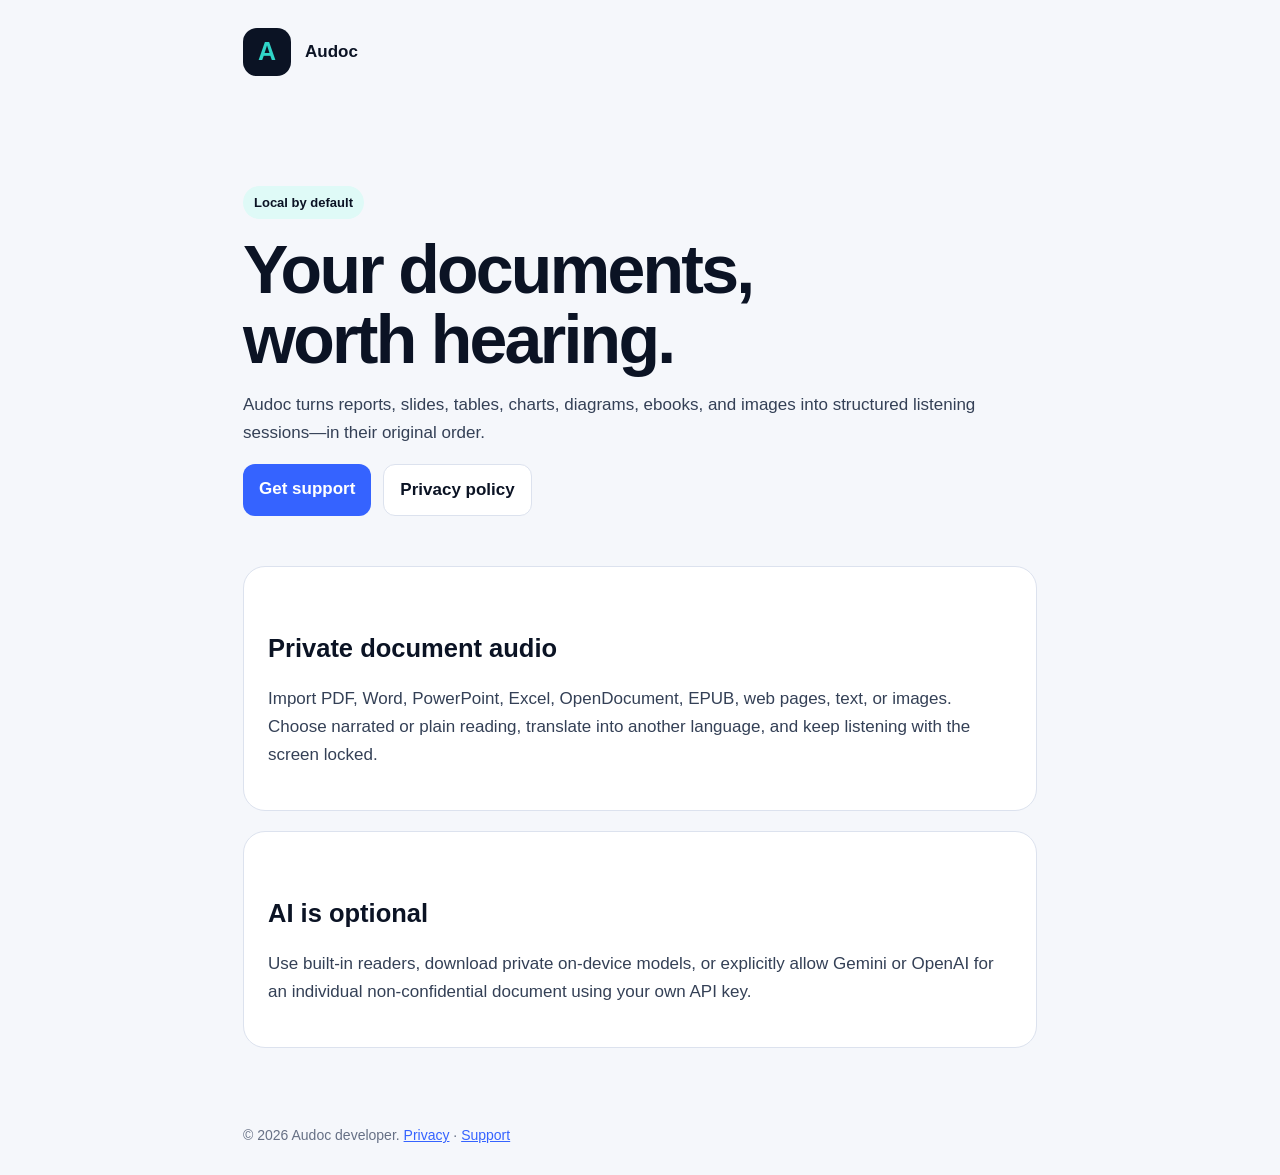
<file: index.html>
<!doctype html><html lang="en"><head><meta charset="utf-8"><meta name="viewport" content="width=device-width,initial-scale=1"><title>Audoc — Hear documents, privately</title><meta name="description" content="Audoc turns documents, tables, charts, diagrams, and images into structured listening sessions."><link rel="stylesheet" href="styles.css"></head><body><header><div class="mark">A</div><strong>Audoc</strong></header><main><section class="hero"><span class="badge">Local by default</span><h1>Your documents,<br>worth hearing.</h1><p>Audoc turns reports, slides, tables, charts, diagrams, ebooks, and images into structured listening sessions—in their original order.</p><div class="links"><a class="button" href="support.html">Get support</a><a class="button secondary" href="privacy.html">Privacy policy</a></div></section><section class="card"><h2>Private document audio</h2><p>Import PDF, Word, PowerPoint, Excel, OpenDocument, EPUB, web pages, text, or images. Choose narrated or plain reading, translate into another language, and keep listening with the screen locked.</p></section><section class="card"><h2>AI is optional</h2><p>Use built-in readers, download private on-device models, or explicitly allow Gemini or OpenAI for an individual non-confidential document using your own API key.</p></section></main><footer>© 2026 Audoc developer. <a href="privacy.html">Privacy</a> · <a href="support.html">Support</a></footer></body></html>
</file>
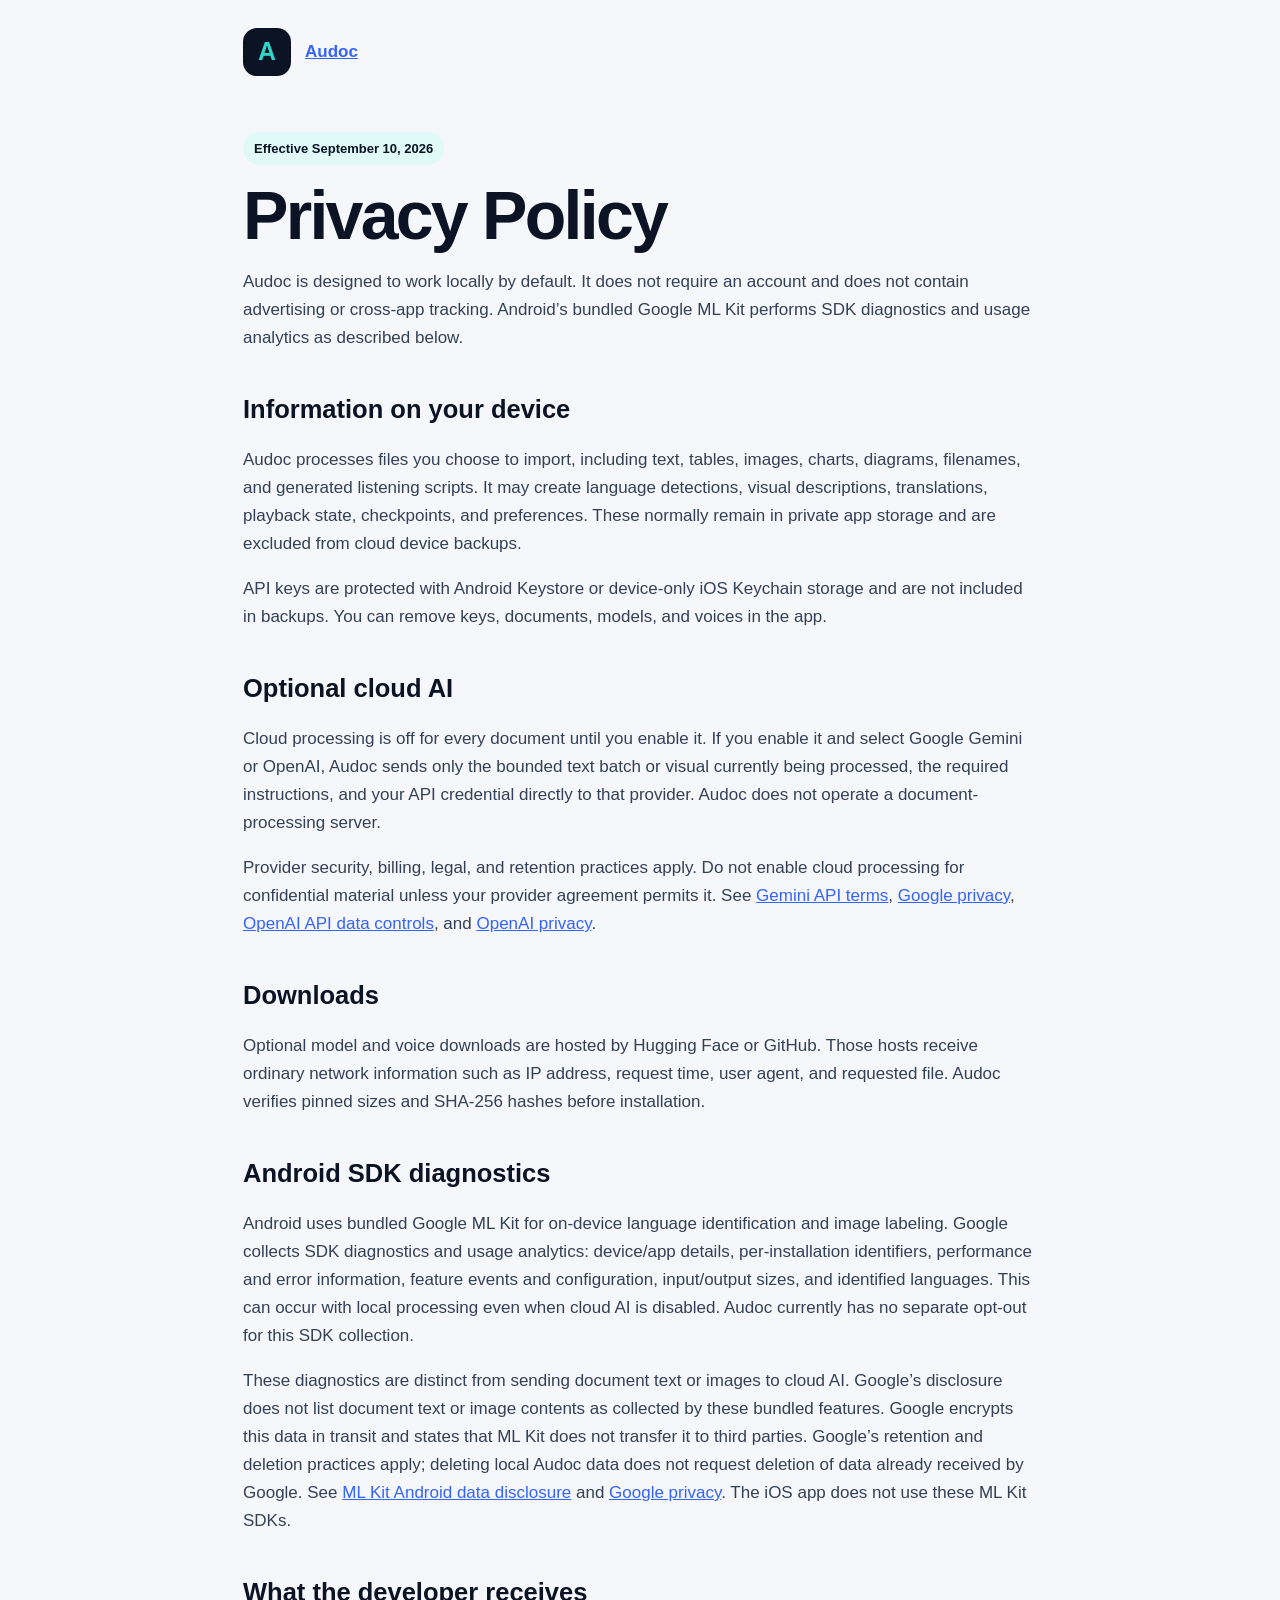
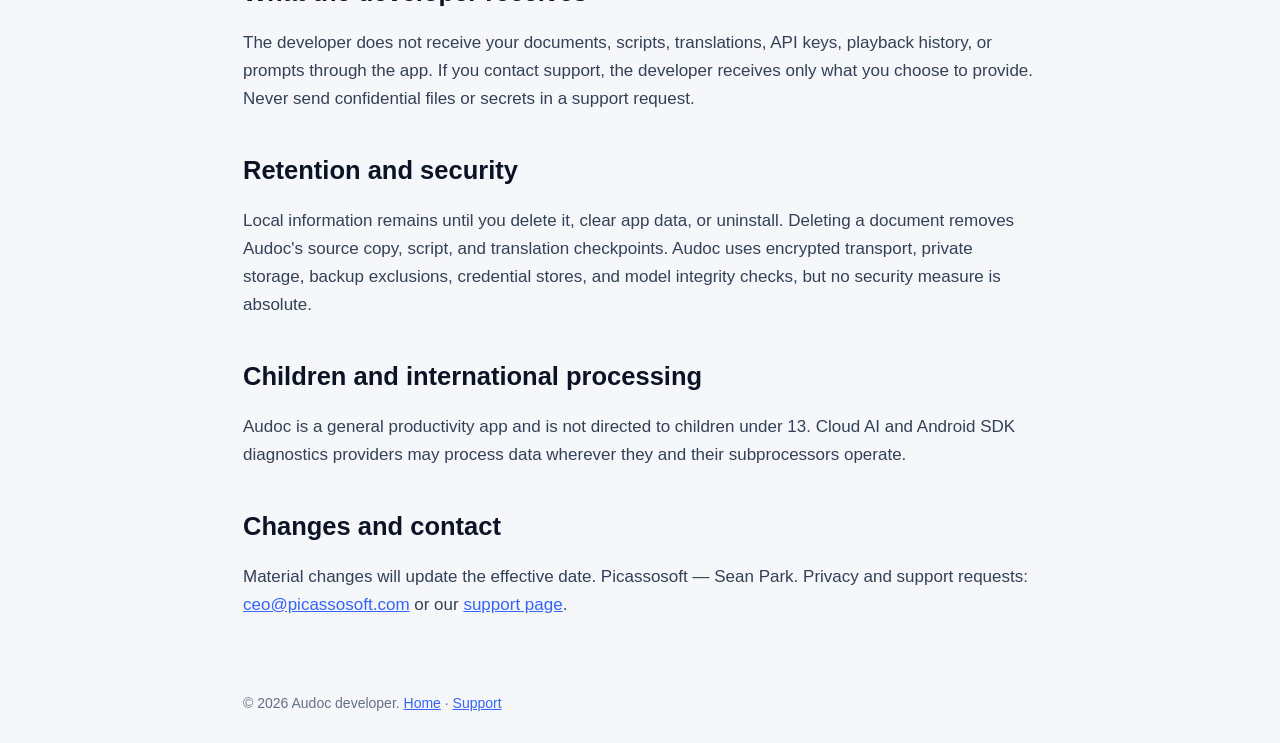
<file: privacy.html>
<!doctype html><html lang="en"><head><meta charset="utf-8"><meta name="viewport" content="width=device-width,initial-scale=1"><title>Audoc Privacy Policy</title><link rel="stylesheet" href="styles.css"></head><body><header><div class="mark">A</div><strong><a href="index.html">Audoc</a></strong></header><main><span class="badge">Effective September 10, 2026</span><h1>Privacy Policy</h1><p>Audoc is designed to work locally by default. It does not require an account and does not contain advertising or cross-app tracking. Android’s bundled Google ML Kit performs SDK diagnostics and usage analytics as described below.</p><h2>Information on your device</h2><p>Audoc processes files you choose to import, including text, tables, images, charts, diagrams, filenames, and generated listening scripts. It may create language detections, visual descriptions, translations, playback state, checkpoints, and preferences. These normally remain in private app storage and are excluded from cloud device backups.</p><p>API keys are protected with Android Keystore or device-only iOS Keychain storage and are not included in backups. You can remove keys, documents, models, and voices in the app.</p><h2>Optional cloud AI</h2><p>Cloud processing is off for every document until you enable it. If you enable it and select Google Gemini or OpenAI, Audoc sends only the bounded text batch or visual currently being processed, the required instructions, and your API credential directly to that provider. Audoc does not operate a document-processing server.</p><p>Provider security, billing, legal, and retention practices apply. Do not enable cloud processing for confidential material unless your provider agreement permits it. See <a href="https://ai.google.dev/gemini-api/terms">Gemini API terms</a>, <a href="https://policies.google.com/privacy">Google privacy</a>, <a href="https://platform.openai.com/docs/guides/your-data">OpenAI API data controls</a>, and <a href="https://openai.com/policies/privacy-policy/">OpenAI privacy</a>.</p><h2>Downloads</h2><p>Optional model and voice downloads are hosted by Hugging Face or GitHub. Those hosts receive ordinary network information such as IP address, request time, user agent, and requested file. Audoc verifies pinned sizes and SHA-256 hashes before installation.</p><h2>Android SDK diagnostics</h2><p>Android uses bundled Google ML Kit for on-device language identification and image labeling. Google collects SDK diagnostics and usage analytics: device/app details, per-installation identifiers, performance and error information, feature events and configuration, input/output sizes, and identified languages. This can occur with local processing even when cloud AI is disabled. Audoc currently has no separate opt-out for this SDK collection.</p><p>These diagnostics are distinct from sending document text or images to cloud AI. Google’s disclosure does not list document text or image contents as collected by these bundled features. Google encrypts this data in transit and states that ML Kit does not transfer it to third parties. Google’s retention and deletion practices apply; deleting local Audoc data does not request deletion of data already received by Google. See <a href="https://developers.google.com/ml-kit/android-data-disclosure">ML Kit Android data disclosure</a> and <a href="https://policies.google.com/privacy">Google privacy</a>. The iOS app does not use these ML Kit SDKs.</p><h2>What the developer receives</h2><p>The developer does not receive your documents, scripts, translations, API keys, playback history, or prompts through the app. If you contact support, the developer receives only what you choose to provide. Never send confidential files or secrets in a support request.</p><h2>Retention and security</h2><p>Local information remains until you delete it, clear app data, or uninstall. Deleting a document removes Audoc's source copy, script, and translation checkpoints. Audoc uses encrypted transport, private storage, backup exclusions, credential stores, and model integrity checks, but no security measure is absolute.</p><h2>Children and international processing</h2><p>Audoc is a general productivity app and is not directed to children under 13. Cloud AI and Android SDK diagnostics providers may process data wherever they and their subprocessors operate.</p><h2>Changes and contact</h2><p>Material changes will update the effective date. Picassosoft — Sean Park. Privacy and support requests: <a href="mailto:ceo@picassosoft.com">ceo@picassosoft.com</a> or our <a href="support.html">support page</a>.</p></main><footer>© 2026 Audoc developer. <a href="index.html">Home</a> · <a href="support.html">Support</a></footer></body></html>
</file>
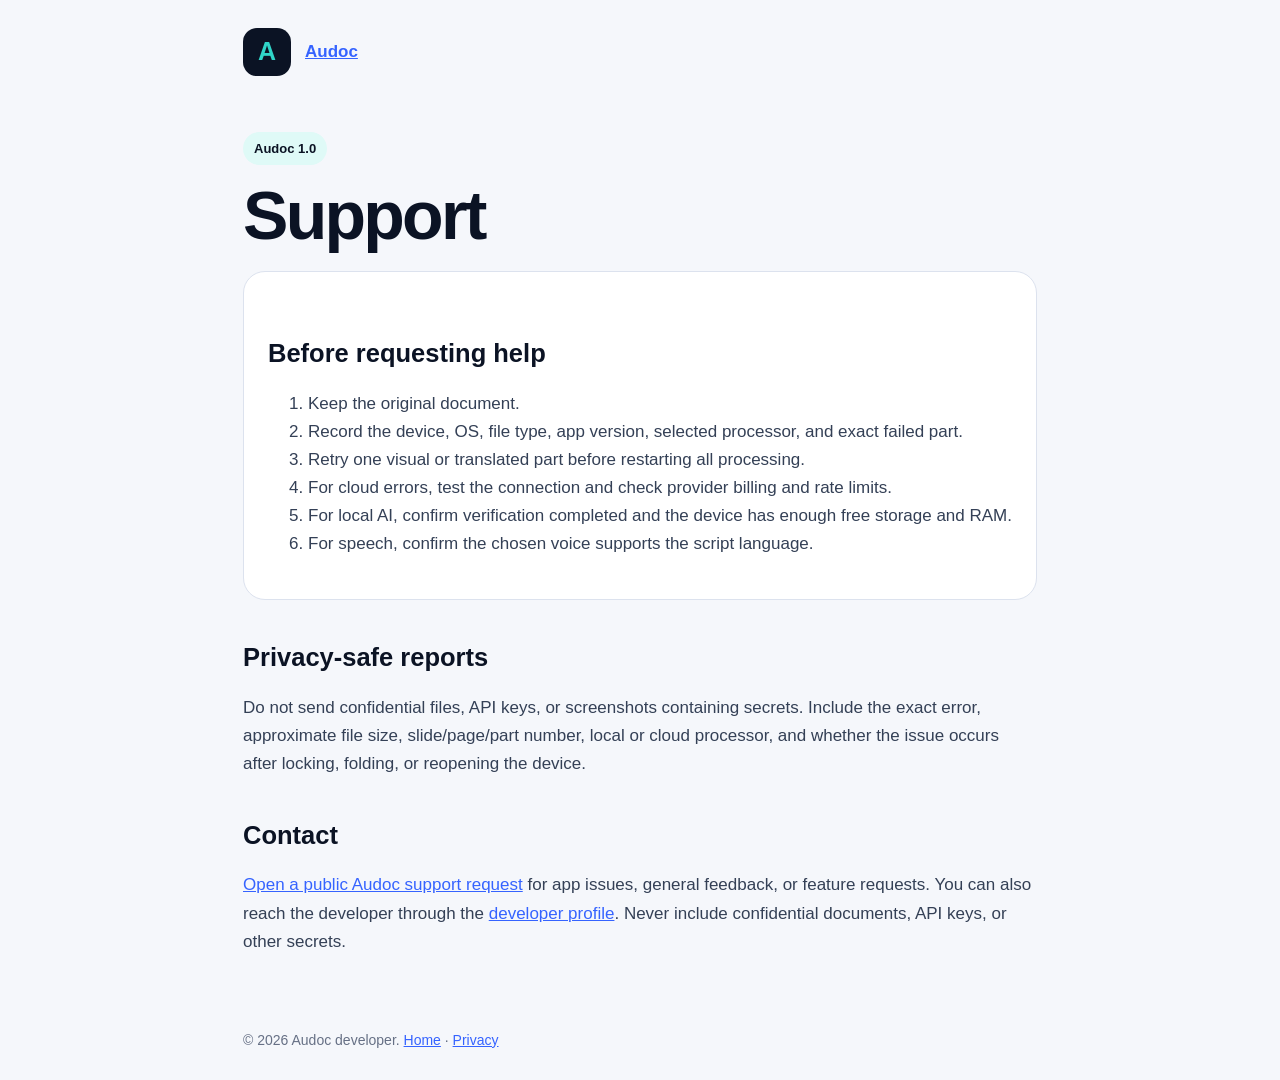
<file: support.html>
<!doctype html><html lang="en"><head><meta charset="utf-8"><meta name="viewport" content="width=device-width,initial-scale=1"><title>Audoc Support</title><link rel="stylesheet" href="styles.css"></head><body><header><div class="mark">A</div><strong><a href="index.html">Audoc</a></strong></header><main><span class="badge">Audoc 1.0</span><h1>Support</h1><div class="card"><h2>Before requesting help</h2><ol><li>Keep the original document.</li><li>Record the device, OS, file type, app version, selected processor, and exact failed part.</li><li>Retry one visual or translated part before restarting all processing.</li><li>For cloud errors, test the connection and check provider billing and rate limits.</li><li>For local AI, confirm verification completed and the device has enough free storage and RAM.</li><li>For speech, confirm the chosen voice supports the script language.</li></ol></div><h2>Privacy-safe reports</h2><p>Do not send confidential files, API keys, or screenshots containing secrets. Include the exact error, approximate file size, slide/page/part number, local or cloud processor, and whether the issue occurs after locking, folding, or reopening the device.</p><h2>Contact</h2><p><a href="https://github.com/guruthechosen/audoc-site/issues/new">Open a public Audoc support request</a> for app issues, general feedback, or feature requests. You can also reach the developer through the <a href="https://github.com/guruthechosen">developer profile</a>. Never include confidential documents, API keys, or other secrets.</p></main><footer>© 2026 Audoc developer. <a href="index.html">Home</a> · <a href="privacy.html">Privacy</a></footer></body></html>
</file>
<file: styles.css>
:root{color-scheme:light;--ink:#0b1324;--paper:#f5f7fb;--signal:#3563ff;--wave:#30d5c8;--line:#dce2ee}*{box-sizing:border-box}body{margin:0;background:var(--paper);color:var(--ink);font:17px/1.65 -apple-system,BlinkMacSystemFont,"Segoe UI",sans-serif}header,main,footer{max-width:850px;margin:auto;padding:28px}header{display:flex;align-items:center;gap:14px}.mark{display:grid;place-items:center;width:48px;height:48px;border-radius:14px;background:var(--ink);color:var(--wave);font-size:25px;font-weight:800}.badge{display:inline-block;padding:6px 11px;border-radius:99px;background:#dffaf7;font-size:13px;font-weight:700}.hero{padding:54px 0 30px}h1{font-size:clamp(38px,7vw,68px);line-height:1.02;letter-spacing:-.04em;margin:16px 0}h2{margin-top:42px;line-height:1.2}h3{margin-top:28px}p,li{color:#344056}a{color:var(--signal)}.card{background:white;border:1px solid var(--line);border-radius:22px;padding:24px;margin:20px 0}.links{display:flex;gap:12px;flex-wrap:wrap}.button{display:inline-block;padding:11px 16px;border-radius:12px;background:var(--signal);color:white;text-decoration:none;font-weight:700}.button.secondary{background:white;color:var(--ink);border:1px solid var(--line)}footer{font-size:14px;color:#667085}@media(max-width:600px){header,main,footer{padding:20px}.hero{padding-top:35px}}
</file>
